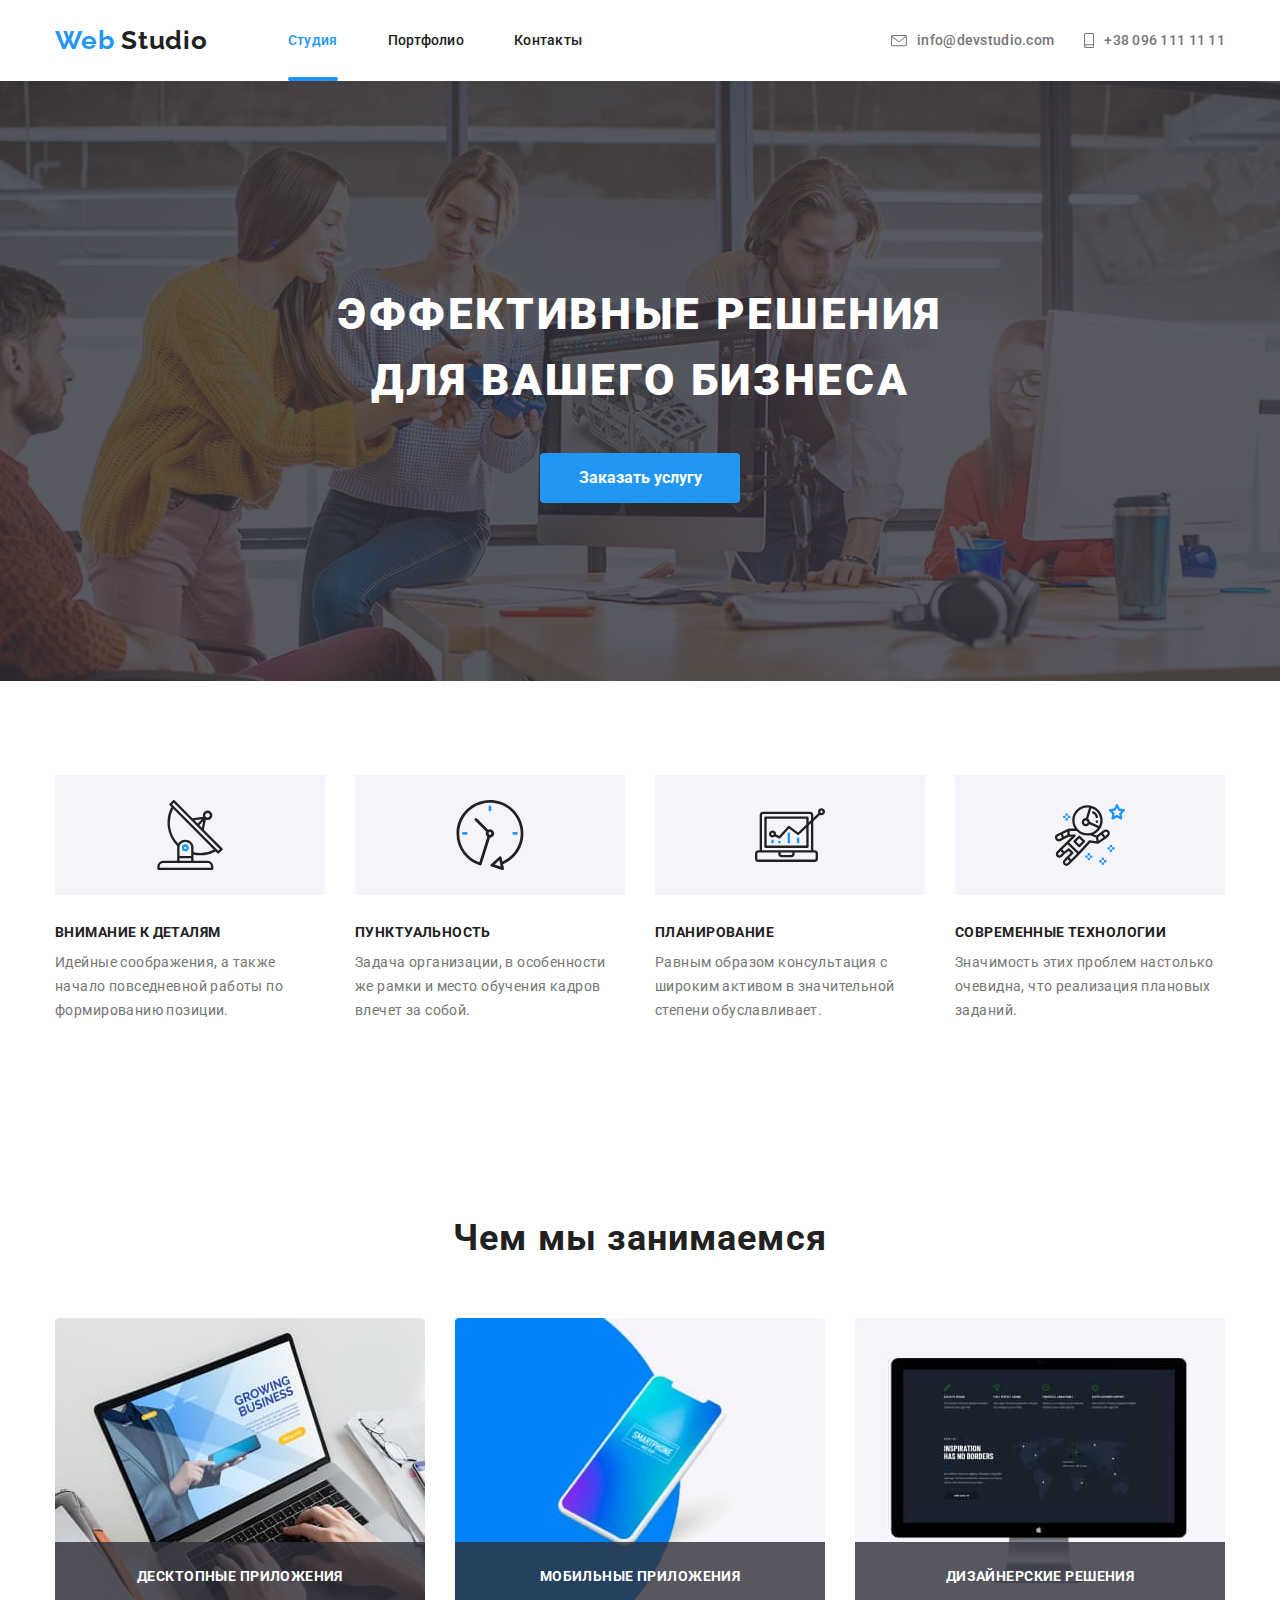
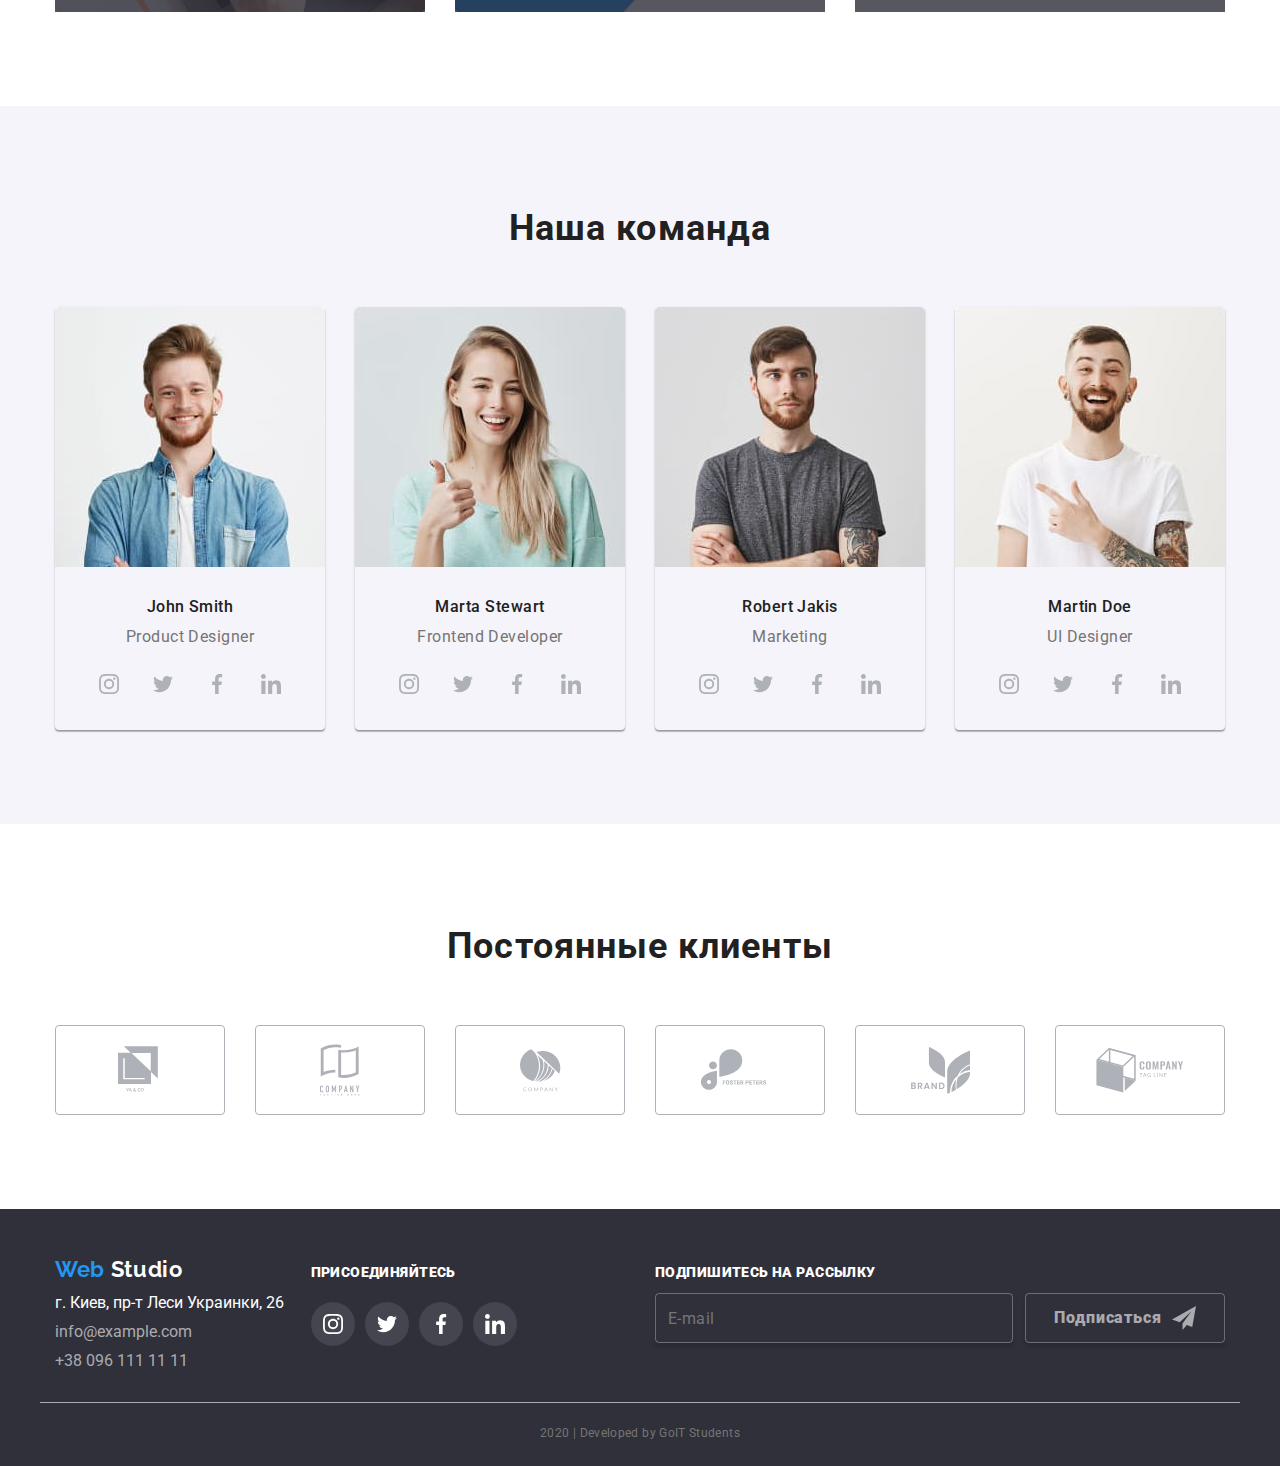
<file: index.html>
<!DOCTYPE html>
<html lang="ru">
  <head>
    <meta charset="UTF-8" />
    <meta name="viewport" content="width=device-width, initial-scale=1.0" />
    <title>Web Studio v.1</title>
    <link
      href="https://fonts.googleapis.com/css2?family=Raleway:wght@700&family=Roboto:wght@400;500;700;900&display=swap"
      rel="stylesheet"
    />
    <link rel="stylesheet" href="./css/common.css" />
    <link rel="stylesheet" href="./css/main.css" />
  </head>
  <body>
    <!-- header-conteiner -->
    <header>
      <div class="container">
        <div class="hed">
          <nav class="nav">
            <a class="header-logo" href="./index.html">
              Web <span>Studio</span></a
            >
            <ul class="site-nav list-rule">
              <li class="item">
                <a href="./index.html" class="link current">Студия</a>
              </li>
              <li class="item">
                <a href="./portfolio.html" class="link">Портфолио</a>
              </li>
              <li class="item"><a href="" class="link">Контакты </a></li>
            </ul>
          </nav>
          <ul class="link-nav list-rule">
            <li class="item-link">
              <a href="mailto:info@devstudio.com" class="link"
                ><svg class="nav-icon" width="16" height="12">
                  <use href="./images/symbol-defs.svg#envelope"></use>
                </svg>
                info@devstudio.com
              </a>
            </li>
            <li class="item-link">
              <a href="tel:+380961111111" class="link"
                ><svg class="nav-icon" width="10" height="15">
                  <use href="./images/symbol-defs.svg#smartphone"></use></svg
                >+38 096 111 11 11</a
              >
            </li>
          </ul>
        </div>
      </div>
    </header>
    <main>
      <section class="conteiner hero">
        <div class="hero-content">
          <h1 class="title-hero">ЭФФЕКТИВНЫЕ РЕШЕНИЯ ДЛЯ ВАШЕГО БИЗНЕСА</h1>
          <a href="" class="button hero-button">Заказать услугу</a>
        </div>
      </section>
      <!-- features-conteiner-->
      <section class="section">
        <div class="container">
          <h2 class="title visually-hidden">Features</h2>
          <ul class="features-list list-rule">
            <li class="item">
              <div class="features-link">
                <svg class="features-link-icon" width="70" height="70">
                  <use href="./images/symbol-defs.svg#antenna"></use>
                </svg>
              </div>
              <div class="features-description">
                <h3 class="title">ВНИМАНИЕ К ДЕТАЛЯМ</h3>
                <p class="text">
                  Идейные соображения, а также начало повседневной работы по
                  формированию позиции.
                </p>
              </div>
            </li>
            <li class="item">
              <div class="features-link">
                <svg class="features-link-icon" width="70" height="70">
                  <use href="./images/symbol-defs.svg#clock"></use>
                </svg>
              </div>
              <div class="features-description">
                <h3 class="title">ПУНКТУАЛЬНОСТЬ</h3>
                <p class="text">
                  Задача организации, в особенности же рамки и место обучения
                  кадров влечет за собой.
                </p>
              </div>
            </li>
            <li class="item">
              <div class="features-link">
                <svg class="features-link-icon" width="70" height="70">
                  <use href="./images/symbol-defs.svg#diagram"></use>
                </svg>
              </div>
              <div class="features-description">
                <h3 class="title">ПЛАНИРОВАНИЕ</h3>
                <p class="text">
                  Равным образом консультация с широким активом в значительной
                  степени обуславливает.
                </p>
              </div>
            </li>
            <li class="item">
              <div class="features-link">
                <svg class="features-link-icon" width="70" height="70">
                  <use href="./images/symbol-defs.svg#astronaut"></use>
                </svg>
              </div>
              <div class="features-description">
                <h3 class="title">СОВРЕМЕННЫЕ ТЕХНОЛОГИИ</h3>
                <p class="text">
                  Значимость этих проблем настолько очевидна, что реализация
                  плановых заданий.
                </p>
              </div>
            </li>
          </ul>
        </div>
      </section>
      <!-- what-we-do-conteiner -->
      <section class="section">
        <div class="container">
          <h2 class="title title-margin">Чем мы занимаемся</h2>
          <ul class="what-we-do-list list-rule">
            <li class="item">
              <div class="card">
                <img
                  class="image"
                  src="./images/what_we_do/desktop_logo.jpg"
                  alt="руки на клавиатуре ноутбука"
                  width="370"
                  height="294"
                />
                <h3 class="title title-card">ДЕСКТОПНЫЕ ПРИЛОЖЕНИЯ</h3>
              </div>
            </li>
            <li class="item">
              <div class="card">
                <img
                  class="image"
                  src="./images/what_we_do/apps_logo.jpg"
                  alt="фото смартфона"
                  width="370"
                  height="294"
                />
                <h3 class="title title-card">МОБИЛЬНЫЕ ПРИЛОЖЕНИЯ</h3>
              </div>
            </li>
            <li class="item">
              <div class="card">
                <img
                  class="image"
                  src="./images/what_we_do/design_logo.jpg"
                  alt="экран монитора"
                  width="370"
                  height="294"
                />
                <h3 class="title title-card">ДИЗАЙНЕРСКИЕ РЕШЕНИЯ</h3>
              </div>
            </li>
          </ul>
        </div>
      </section>
      <!-- our-team-conteiner -->
      <section class="section team">
        <div class="container">
          <h2 class="title title-margin">Наша команда</h2>
          <ul class="our-team-list list-rule">
            <li class="item">
              <img
                class="image"
                src="./images/team/img_john.jpg"
                width="270"
                height="260"
                alt="фото Джона"
              />
              <h3 class="title">John Smith</h3>
              <p class="text">Product Designer</p>
              <ul class="member-list list-rule">
                <li>
                  <a
                    href="https://instagram.com"
                    class="link"
                    aria-label="иконка Инстаграм"
                  >
                    <svg class="link-icon" widht="20" height="20">
                      <use href="./images/symbol-defs.svg#instagram"></use>
                    </svg>
                  </a>
                </li>
                <li>
                  <a
                    href="https://twitter.com"
                    class="link"
                    aria-label="иконка Твиттер"
                  >
                    <svg class="link-icon" widht="20" height="20">
                      <use href="./images/symbol-defs.svg#twitter"></use></svg
                  ></a>
                </li>
                <li>
                  <a
                    href="https://facebook.com"
                    class="link"
                    aria-label="иконка Фейсбук"
                  >
                    <svg class="link-icon" widht="20" height="20">
                      <use href="./images/symbol-defs.svg#facebook"></use>
                    </svg>
                  </a>
                </li>
                <li>
                  <a
                    href="https://linkedin.com"
                    class="link"
                    aria-label="иконка Линкедин"
                  >
                    <svg class="link-icon" widht="20" height="20">
                      <use href="./images/symbol-defs.svg#linkedin"></use>
                    </svg>
                  </a>
                </li>
              </ul>
            </li>
            <li class="item">
              <img
                class="image"
                src="./images/team/img_maria.jpg"
                width="270"
                height="260"
                alt="фото Марии"
              />
              <h3 class="title">Marta Stewart</h3>
              <p class="text">Frontend Developer</p>
              <ul class="member-list list-rule">
                <li>
                  <a
                    href="https://instagram.com"
                    class="link"
                    aria-label="иконка Инстаграм"
                  >
                    <svg class="link-icon" widht="20" height="20">
                      <use href="./images/symbol-defs.svg#instagram"></use>
                    </svg>
                  </a>
                </li>
                <li>
                  <a
                    href="https://twitter.com"
                    class="link"
                    aria-label="иконка Твиттер"
                  >
                    <svg class="link-icon" widht="20" height="20">
                      <use href="./images/symbol-defs.svg#twitter"></use></svg
                  ></a>
                </li>
                <li>
                  <a
                    href="https://facebook.com"
                    class="link"
                    aria-label="иконка Фейсбук"
                  >
                    <svg class="link-icon" widht="20" height="20">
                      <use href="./images/symbol-defs.svg#facebook"></use></svg
                  ></a>
                </li>
                <li>
                  <a
                    href="https://linkedin.com"
                    class="link"
                    aria-label="иконка Линкедин"
                  >
                    <svg class="link-icon" widht="20" height="20">
                      <use href="./images/symbol-defs.svg#linkedin"></use></svg
                  ></a>
                </li>
              </ul>
            </li>

            <li class="item">
              <img
                class="image"
                src="./images/team/img_robert.jpg"
                width="270"
                height="260"
                alt="фото Роберта"
              />
              <h3 class="title">Robert Jakis</h3>
              <p class="text">Marketing</p>
              <ul class="member-list list-rule">
                <li>
                  <a
                    href="https://instagram.com"
                    class="link"
                    aria-label="иконка Инстаграм"
                  >
                    <svg class="link-icon" widht="20" height="20">
                      <use href="./images/symbol-defs.svg#instagram"></use>
                    </svg>
                  </a>
                </li>
                <li>
                  <a
                    href="https://twitter.com"
                    class="link"
                    aria-label="иконка Твиттер"
                  >
                    <svg class="link-icon" widht="20" height="20">
                      <use href="./images/symbol-defs.svg#twitter"></use></svg
                  ></a>
                </li>
                <li>
                  <a
                    href="https://facebook.com"
                    class="link"
                    aria-label="иконка Фейсбук"
                  >
                    <svg class="link-icon" widht="20" height="20">
                      <use href="./images/symbol-defs.svg#facebook"></use></svg
                  ></a>
                </li>
                <li>
                  <a
                    href="https://linkedin.com"
                    class="link"
                    aria-label="иконка Линкедин"
                  >
                    <svg class="link-icon" widht="20" height="20">
                      <use href="./images/symbol-defs.svg#linkedin"></use></svg
                  ></a>
                </li>
              </ul>
            </li>

            <li class="item">
              <img
                class="image"
                src="./images/team/img_martin.jpg"
                width="270"
                height="260"
                alt="фото Мартина"
              />
              <h3 class="title">Martin Doe</h3>
              <p class="text">UI Designer</p>
              <ul class="member-list list-rule">
                <li>
                  <a
                    href="https://instagram.com"
                    class="link"
                    aria-label="иконка Инстаграм"
                  >
                    <svg class="link-icon" widht="20" height="20">
                      <use href="./images/symbol-defs.svg#instagram"></use>
                    </svg>
                  </a>
                </li>
                <li>
                  <a
                    href="https://twitter.com"
                    class="link"
                    aria-label="иконка Твиттер"
                  >
                    <svg class="link-icon" widht="20" height="20">
                      <use href="./images/symbol-defs.svg#twitter"></use></svg
                  ></a>
                </li>
                <li>
                  <a
                    href="https://facebook.com"
                    class="link"
                    aria-label="иконка Фейсбук"
                  >
                    <svg class="link-icon" widht="20" height="20">
                      <use href="./images/symbol-defs.svg#facebook"></use></svg
                  ></a>
                </li>
                <li>
                  <a
                    href="https://linkedin.com"
                    class="link"
                    aria-label="иконка Линкедин"
                  >
                    <svg class="link-icon" widht="20" height="20">
                      <use href="./images/symbol-defs.svg#linkedin"></use></svg
                  ></a>
                </li>
              </ul>
            </li>
          </ul>
        </div>
      </section>
      <!-- regular-clients-conteiner -->
      <section class="section">
        <div class="container">
          <h2 class="title client-title">Постоянные клиенты</h2>
          <ul class="regular-clients-list list-rule">
            <li class="item">
              <a href="" class="client-logo" aria-label="Клиент 1">
                <svg class="client-logo-icon" width="44" height="49">
                  <use href="./images/symbol-defs.svg#client1"></use>
                </svg>
              </a>
            </li>
            <li class="item">
              <a
                href=""
                class="client-logo client-logo--client2"
                aria-label="Клиент 2"
              >
                <svg class="client-logo-icon" width="40" height="52">
                  <use href="./images/symbol-defs.svg#client2"></use></svg
              ></a>
            </li>
            <li class="item">
              <a
                href=""
                class="client-logo client-logo--client3"
                aria-label="Клиент 3"
              >
                <svg class="client-logo-icon" width="41" height="43">
                  <use href="./images/symbol-defs.svg#client3"></use></svg
              ></a>
            </li>
            <li class="item">
              <a
                href=""
                class="client-logo client-logo--client4"
                aria-label="Клиент 4"
              >
                <svg class="client-logo-icon" width="78" height="42">
                  <use href="./images/symbol-defs.svg#client4"></use></svg
              ></a>
            </li>
            <li class="item">
              <a
                href=""
                class="client-logo client-logo--client5"
                aria-label="Клиент 5"
              >
                <svg class="client-logo-icon" width="59" height="47">
                  <use href="./images/symbol-defs.svg#client5"></use></svg
              ></a>
            </li>
            <li>
              <a
                href=""
                class="client-logo client-logo--client6"
                aria-label="Клиент 6"
              >
                <svg class="client-logo-icon" width="88" height="45">
                  <use href="./images/symbol-defs.svg#client6"></use></svg
              ></a>
            </li>
          </ul>
        </div>
      </section>
    </main>
    <!-- footer-conteiner -->
    <footer class="footer">
      <div class="container footer-flex">
        <div class="contacts">
          <a class="footer-logo" href="./index.html"
            >Web <span class="footer-logo-span">Studio</span></a
          >
          <h2 class="title foorter-title">Контакты</h2>

          <address>
            <a href="#" class="address">г. Киев, пр-т Леси Украинки, 26</a>
            <a href="mailto:info@example.com" class="link mail"
              >info@example.com</a
            >
            <a href="tel:+380961111111" class="link">+38 096 111 11 11</a>
          </address>
        </div>
        <div class="subscribe connect">
          <b> Присоединяйтесь</b>
          <ul class="footer-social list-rule">
            <li class="footer-social__item">
              <a
                href=""
                class="footer-social__link"
                aria-label="ссылка на Instagram"
              >
                <svg class="footer-social-icon" width="20" height="20">
                  <use href="./images/symbol-defs.svg#instagram"></use>
                </svg>
              </a>
            </li>
            <li class="footer-social__item">
              <a
                href=""
                class="footer-social__link"
                aria-label="ссылка на Twitter"
                ><svg class="footer-social-icon" width="20" height="20">
                  <use href="./images/symbol-defs.svg#twitter"></use></svg
              ></a>
            </li>
            <li class="footer-social__item">
              <a
                href=""
                class="footer-social__link"
                aria-label="ссылка на Facebook"
                ><svg class="footer-social-icon" width="20" height="20">
                  <use href="./images/symbol-defs.svg#facebook"></use></svg
              ></a>
            </li>
            <li class="footer-social__item">
              <a
                href=""
                class="footer-social__link"
                aria-label="ссылка на Linkedin"
                ><svg class="footer-social-icon" width="20" height="20">
                  <use href="./images/symbol-defs.svg#linkedin"></use></svg
              ></a>
            </li>
          </ul>
        </div>
        <div class="subscribe forma">
          <b>Подпишитесь на рассылку</b>
          <!-- <a href="" class="button primary">ПОДПИСАТЬСЯ</a> -->
          <form id="asd_subscribe_form" method="post" action="/">
            <ul class="forma-field list-rule">
              <li class="input-forma">
                <input
                  class="input-forma--inner"
                  type="text"
                  placeholder="E-mail"
                />
              </li>
              <li class="input-button">
                <button class="input-button--submit" type="submit">
                  <b>Подписаться</b>
                  <svg class="plane" width="24" height="24">
                    <use href="./images/symbol-defs.svg#icon-send"></use>
                  </svg>
                </button>
              </li>
            </ul>
          </form>
        </div>
      </div>
      <div class="container copyright">
        <p>2020 | Developed by GoIT Students</p>
      </div>
    </footer>
  </body>
</html>
</file>
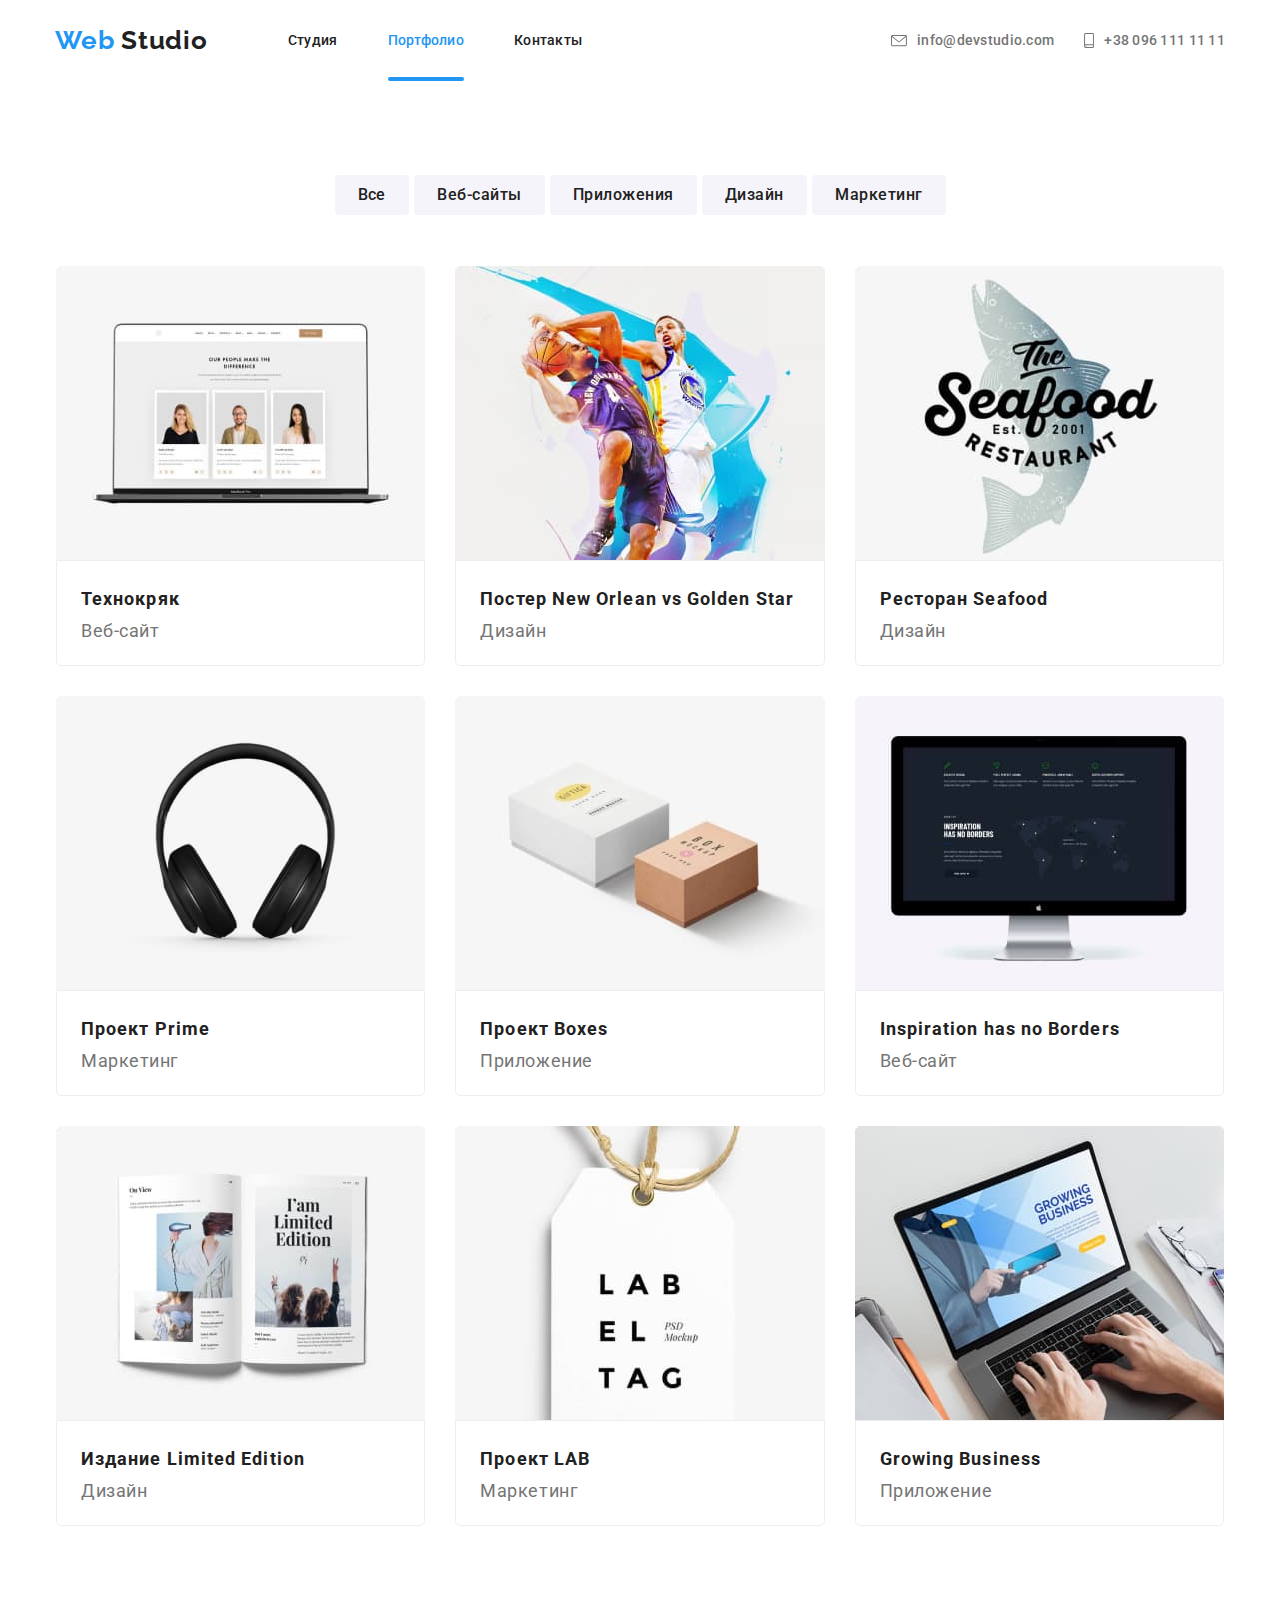
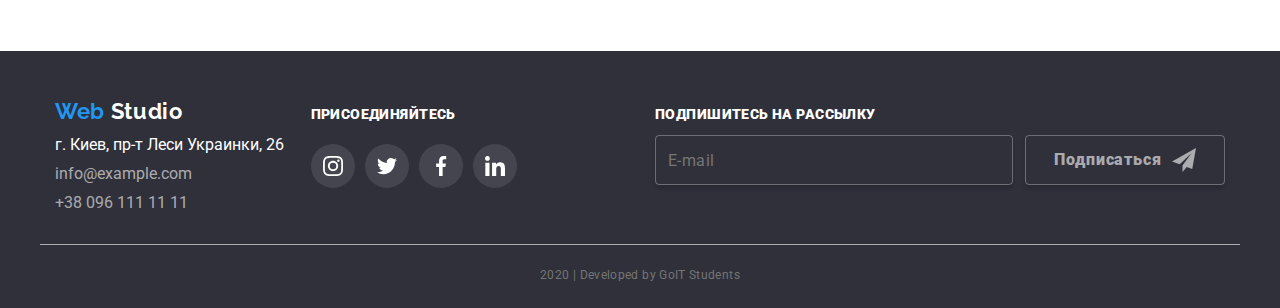
<file: portfolio.html>
<!DOCTYPE html>
<html lang="ru">
  <head>
    <meta charset="UTF-8" />
    <meta name="viewport" content="width=device-width, initial-scale=1.0" />
    <title>Portfolio</title>
    <link
      href="https://fonts.googleapis.com/css2?family=Raleway:wght@700&family=Roboto:wght@400;500;700;900&display=swap"
      rel="stylesheet"
    />

    <link rel="stylesheet" href="./css/common.css" />
    <link rel="stylesheet" href="./css/main.css" />
  </head>

  <body>
    <!-- header-conteiner -->
    <header>
      <div class="container">
        <div class="hed">
          <nav class="nav">
            <a class="header-logo" href="./index.html">
              Web <span>Studio</span></a
            >
            <ul class="site-nav list-rule">
              <li class="item">
                <a href="./index.html" class="link">Студия</a>
              </li>
              <li class="item">
                <a href="./portfolio.html" class="link current">Портфолио</a>
              </li>
              <li class="item"><a href="" class="link">Контакты </a></li>
            </ul>
          </nav>
          <ul class="link-nav list-rule">
            <li class="item-link">
              <a href="mailto:info@devstudio.com" class="link"
                ><svg class="nav-icon" width="16" height="12">
                  <use href="./images/symbol-defs.svg#envelope"></use>
                </svg>
                info@devstudio.com
              </a>
            </li>
            <li class="item-link">
              <a href="tel:+380961111111" class="link"
                ><svg class="nav-icon" width="10" height="15">
                  <use href="./images/symbol-defs.svg#smartphone"></use></svg
                >+38 096 111 11 11</a
              >
            </li>
          </ul>
        </div>
      </div>
    </header>
    <!-- main-conteiner -->
    <main>
      <section class="section">
        <div class="container">
          <h1 class="title visually-hidden">Портфолио</h1>
          <ul class="filtres list-rule">
            <li class="item">
              <button type="button" class="button">Все</button>
            </li>
            <li class="item">
              <button type="button" class="button">Веб-сайты</button>
            </li>
            <li class="item">
              <button type="button" class="button">Приложения</button>
            </li>
            <li class="item">
              <button type="button" class="button">Дизайн</button>
            </li>
            <li class="item">
              <button type="button" class="button">Маркетинг</button>
            </li>
          </ul>
          <ul class="work-list list-rule">
            <li class="item">
              <div class="card-description">
                <a href="">
                <img src="./images/portfolio/web-site-technokrack.jpg" alt="" width="370" height="294" />
                <p class="text text-descriprion">
                  Технокряк это современная площадка распространения
                  коронавируса. Компании используют эту платформу для
                  цифрового шпионажа и атак на защищённые сервера конкурентов.
                </p>
              </div>
                <div class="card-content">
                  <h2 class="title">Технокряк</h2>

                  <p class="text">Веб-сайт</p></a>
                </div>

            </li>
            <li class="item">
              <a href="">
                <img
                  src="./images/portfolio/designe-basketball.jpg"
                  alt=""
                  width="370"
                  height="294"
                />
                <div class="card-content">
                  <h2 class="title">Постер New Orlean vs Golden Star</h2>
                  <p class="text">Дизайн</p>
                </div>
              </a>
            </li>
            <li class="item">
              <a href="">
                <img
                  src="./images/portfolio/apps-seafood.jpg"
                  alt=""
                  width="370"
                  height="294"
                />
                <div class="card-content">
                  <h2 class="title">Ресторан Seafood</h2>
                  <p class="text">Дизайн</p>
                </div>
              </a>
            </li>
            <li class="item">
              <a href="">
                <img
                  src="./images/portfolio/marketing-prime.jpg"
                  alt=""
                  width="370"
                  height="294"
                />
                <div class="card-content">
                  <h2 class="title">Проект Prime</h2>
                  <p class="text">Маркетинг</p>
                </div>
              </a>
            </li>
            <li class="item">
              <a href="">
                <img
                  src="./images/portfolio/apps-boxes.jpg"
                  alt=""
                  width="370"
                  height="294"
                />
                <div class="card-content">
                  <h2 class="title">Проект Boxes</h2>
                  <p class="text">Приложение</p>
                </div>
              </a>
            </li>
            <li class="item">
              <a href="">
                <img
                  src="./images/portfolio/web-site-borders.jpg"
                  alt=""
                  width="370"
                  height="294"
                />
                <div class="card-content">
                  <h2 class="title">Inspiration has no Borders</h2>
                  <p class="text">Веб-сайт</p>
                </div>
              </a>
            </li>
            <li class="item">
              <a href="">
                <img
                  src="./images/portfolio/designe-le.jpg"
                  alt=""
                  width="370"
                  height="294"
                />
                <div class="card-content">
                  <h2 class="title">Издание Limited Edition</h2>
                  <p class="text">Дизайн</p>
                </div>
              </a>
            </li>
            <li class="item">
              <a href="">
                <img
                  src="./images/portfolio/marketing-lab.jpg"
                  alt=""
                  width="370"
                  height="294"
                />
                <div class="card-content">
                  <h2 class="title">Проект LAB</h2>
                  <p class="text">Маркетинг</p>
                </div>
              </a>
            </li>
            <li class="item">
              <a href="">
                <img
                  src="./images/portfolio/apps-growing.jpg"
                  alt=""
                  width="370"
                  height="294"
                />
                <div class="card-content">
                  <h2 class="title">Growing Business</h2>
                  <p class="text">Приложение</p>
                </div>
              </a>
            </li>
          </ul>
        </div>
      </section>
    </main>
    <!-- footer-conteiner -->
    <footer class="footer">
      <div class="container footer-flex">
        <div class="contacts">
          <a class="footer-logo" href="./index.html"
            >Web <span class="footer-logo-span">Studio</span></a
          >
          <h2 class="title foorter-title">Контакты</h2>

          <address>
            <a href="#" class="address">г. Киев, пр-т Леси Украинки, 26</a>
            <a href="mailto:info@example.com" class="link mail"
              >info@example.com</a
            >
            <a href="tel:+380961111111" class="link">+38 096 111 11 11</a>
          </address>
        </div>
        <div class="subscribe connect">
          <b> Присоединяйтесь</b>
          <ul class="footer-social list-rule">
            <li class="footer-social__item">
              <a href="" class="footer-social__link" aria-label="ссылка на Instagram">
                <svg class="footer-social-icon" width="20" height="20">
                  <use href="./images/symbol-defs.svg#instagram"></use>
                </svg>
              </a>
            </li>
            <li class="footer-social__item">
              <a href="" class="footer-social__link" aria-label="ссылка на Twitter"
                ><svg class="footer-social-icon" width="20" height="20">
                  <use href="./images/symbol-defs.svg#twitter"></use></svg
              ></a>
            </li>
            <li class="footer-social__item">
              <a href="" class="footer-social__link" aria-label="ссылка на Facebook"
                ><svg class="footer-social-icon" width="20" height="20">
                  <use href="./images/symbol-defs.svg#facebook"></use></svg
              ></a>
            </li>
            <li class="footer-social__item">
              <a href="" class="footer-social__link" aria-label="ссылка на Linkedin"
                ><svg class="footer-social-icon" width="20" height="20">
                  <use href="./images/symbol-defs.svg#linkedin"></use></svg
              ></a>
            </li>
          </ul>
        </div>
        <div class="subscribe forma">
          <b>Подпишитесь на рассылку</b>
          <!-- <a href="" class="button primary">ПОДПИСАТЬСЯ</a> -->
          <form id="asd_subscribe_form" method="post" action="/">
            <ul class="forma-field list-rule">
              <li class="input-forma">
                <input
                  class="input-forma--inner"
                  type="text"
                  placeholder="E-mail"
                />
              </li>
              <li class="input-button">
                <button class="input-button--submit" type="submit">
                  <b>Подписаться</b>
                  <svg class="plane" width="24" height="24">
                    <use href="./images/symbol-defs.svg#icon-send"></use>
                  </svg>
                </button>
              </li>
            </ul>
          </form>
        </div>
      </div>
      <div class="container copyright">
        <p>2020 | Developed by GoIT Students</p>
      </div>
    </footer>
  </body>
</html>
</file>
<file: css/common.css>
html {
  box-sizing: border-box;
}
*,
*::before,
*::after {
  padding: 0px;
  margin: 0px;
  box-sizing: inherit;
}
:root {
  --primaty-text-color: #212121;
  --secondary-text-color: #757575;
  --accent-color: #2196f3;
  --white-text-color: #ffffff;
  --secondary-white-color: rgba(255, 255, 255, 0.6);
}

body {
  margin: 0;
  background-color: #ffffff;
  color: var(--primaty-text-color);
  font-family: Roboto, serif;
}
body .list-rule {
  list-style: none;
}
body .link,
a {
  text-decoration: none;
}
/* утилиты */
.visually-hidden {
  border: 0;
  clip: rect(0 0 0 0);
  height: 1px;
  margin: -1px;
  overflow: hidden;
  padding: 0;
  position: absolute;
  width: 1px;
  white-space: nowrap;
}
.container {
  margin-left: auto;
  margin-right: auto;
  width: 1200px;
  padding-left: 15px;
  padding-right: 15px;
  /* outline: 2px  solid tomato; */
}
.list {
  padding: 0;
  margin: 0;
  list-style: none;
}
.title {
  margin: 0px;
  padding: 0px;
}
.button {
  cursor: pointer;
}
.no-padding {
  padding: 0;
  margin: 0;
}
img {
  display: block;
  max-width: auto;
}
.title-margin {
  margin-bottom: 50px;
}
/* header-css */
.header-logo {
  display: block;
  padding-top: 24px;
  padding-bottom: 25px;
  color: var(--accent-color);
  font-family: Raleway, serif;
  font-style: normal;
  font-weight: 700;
  font-size: 26px;
  line-height: 1.19;
  letter-spacing: 0.03em;
}
.header-logo span {
  color: var(--primaty-text-color);
}
.hed {
  display: flex;
  align-items: center;
  padding-left: 0px;
  margin-right: 0px;
  border-top: 1px solid var(--secondary-white-color);
}
.nav {
  display: flex;
}
.site-nav {
  display: flex;
  margin-left: 80px;
}
.site-nav .item + .item {
  margin-left: 50px;
}
.site-nav .link,
.link-nav .link {
  display: block;
  padding-top: 32px;
  padding-bottom: 32px;

  color: var(--primaty-text-color);
  font-weight: 500;
  font-size: 14px;
  line-height: 1.14;
  letter-spacing: 0.02em;
  transition: color 250ms cubic-bezier(0.4, 0, 0.2, 1);
}
.site-nav .link.current {
  position: relative;
  color: var(--accent-color);
}
.site-nav .link.current::after {
  position: absolute;
  content: '';
  height: 4px;
  left: 0;
  bottom: 0;
  width: 100%;
  background-color: currentColor;
  border-radius: 2px;
}
.item-link .link {
  display: flex;
  align-items: center;
  color: var(--secondary-text-color);
  transition: color 250ms cubic-bezier(0.4, 0, 0.2, 1);
}
.site-nav .link:hover,
.site-nav .link:focus,
.item-link .link:hover,
.item-link .link:focus {
  color: var(--accent-color);
}
.link-nav > .link {
  display: inline-block;
}
.link-nav {
  display: flex;
  align-items: center;
  margin-left: auto;
}
.link-nav .item-link + .item-link {
  margin-left: 30px;
}
/* --secondary-text-color  */
.nav-icon {
  display: inline-block;
  margin-right: 10px;

  fill: var(--secondary-text-color);
  transition: fill 250ms cubic-bezier(0.4, 0, 0.2, 1);
}
.link:hover > .nav-icon,
.link:focus > .nav-icon {
  fill: currentcolor;
}
/* footer css */
.footer {
  background-color: #2f303a;
  padding-top: 48px;
}
.footer-flex {
  display: flex;
  align-items: baseline;
  justify-content: space-between;
}

.foorter-title {
  display: none;
}
.footer-logo {
  display: block;
  margin-bottom: 10px;
  color: var(--accent-color);
  font-family: Raleway, serif;
  font-weight: 700;
  font-size: 22px;
  line-height: 1.18;
  letter-spacing: 0.03em;
}
.footer-logo-span {
  color: var(--white-text-color);
}
.footer-social {
  display: flex;
  padding-top: 21px;
  padding-bottom: 56px;
}
.footer-social__item {
  display: flex;
  margin-right: 10px;
}
.footer-social__link {
  display: flex;
  justify-content: center;
  align-items: center;
  width: 44px;
  height: 44px;
  border-radius: 50%;
  background-size: 20px;
  background-repeat: no-repeat;
  background-position: center;
  background-color: rgba(255, 255, 255, 10%);
  transition: background-color 250ms cubic-bezier(0.4, 0, 0.2, 1);
}
.footer-social__link:last-child {
  margin-right: 0px;
}
.footer-social__link:hover,
.footer-social__link:focus {
  background-color: var(--accent-color);
}
.footer-social-icon {
  display: inline-block;
  fill: var(--white-text-color);
}
.contacts a {
  display: inline-block;
  font-style: normal;
}
.contacts .address {
  display: block;
  margin-bottom: 10px;
  color: var(--white-text-color);
}
.contacts > address {
  padding-bottom: 28px;
}
.mail {
  display: block;
  margin-bottom: 10px;
}
.contacts .link {
  display: block;
  color: var(--secondary-white-color);
}
.connect {
  display: flex;
  flex-direction: column;
}
/* css для формі подписки */
.forma {
  display: flex;
  flex-direction: column;
  margin-left: 102px;
}
.forma-field {
  display: flex;
  margin-top: 12px;
}
.input-forma {
  margin-right: 12px;
  display: flex;
}
.input-button {
  display: flex;
}
.input-forma--inner {
  padding: 18px 12px;
  width: 358px;
  height: 50px;
  font-family: inherit;
  font-style: normal;
  font-weight: 400;
  color: var(--secondary-white-color);
  font-size: 16px;
  line-height: 1.9;
  letter-spacing: 0.03em;
  box-sizing: border-box;
  border: 1px solid rgba(255, 255, 255, 0.3);
  box-shadow: 0px 4px 4px rgba(0, 0, 0, 0.15);
  border-radius: 4px;
  background-color: rgba(255, 255, 255, 0);
}
.input-button--submit {
  display: flex;
  align-items: center;
  justify-content: center;
  margin-left: auto;
  margin-right: auto;
  width: 200px;
  height: 50px;
  box-sizing: border-box;
  border: 1px solid rgba(255, 255, 255, 0.3);
  box-shadow: 0px 4px 4px rgba(0, 0, 0, 0.15);
  border-radius: 4px;
  font-weight: 900;
  font-family: inherit;
  font-size: 16px;
  line-height: 1.9;
  letter-spacing: 0.06em;
  background-color: rgba(255, 255, 255, 0);
  color: var(--secondary-white-color);
}
.input-button--submit:hover,
.input-button--submit:focus {
  background-color: var(--accent-color);
  color: var(--white-text-color);
  transition: background-color 250ms cubic-bezier(0.4, 0, 0.2, 1),
    color 250ms cubic-bezier(0.4, 0, 0.2, 1);
}
.plane {
  fill: var(--secondary-white-color);
  margin-left: 10px;
  transition: fill 250ms cubic-bezier(0.4, 0, 0.2, 1);
}
.input-button--submit:hover > .plane,
.input-button--submit:focus > .plane {
  fill: #ffffff;
}
.subscribe {
  display: flex;
  color: var(--white-text-color);
  font-weight: 700;
  font-size: 14px;
  line-height: 1.14;
  letter-spacing: 0.03em;
  text-transform: uppercase;
}
.copyright {
  padding-top: 18px;
  padding-bottom: 21px;
  border-top: 1px solid var(--secondary-white-color);
  color: var(--secondary-text-color);
  font-size: 12px;
  line-height: 2;
  text-align: center;
  letter-spacing: 0.03em;
}
</file>
<file: css/main.css>
/* палитра основной черный #212121
вторичный черный #757575
основной белый #FFFFFF
вторичный белый rgba(255, 255, 255, 0.6);
акцент #2196f3
*/
/* css для index.html */
/* hero css */
.hero {
  display: flex;
  justify-content: center;
  align-items: center;
  max-width: 1600px;
  height: 600px;
  margin-left: auto;
  margin-right: auto;
  background-image: linear-gradient(
      to right,
      rgba(47, 48, 58, 0.8),
      rgba(47, 48, 58, 0.8)
    ),
    url(../images/hero/hero.jpg);

  background-repeat: no-repeat;
  background-position: center;
  background-size: cover;
}
.hero-content {
  max-width: 696px;
  height: 200px;
  display: flex;
  text-align: center;
  flex-direction: column;
}
.hero .title-hero {
  margin-top: 0;
  margin-bottom: 40px;
  font-weight: 900;
  font-size: 44px;
  line-height: 1.5;
  letter-spacing: 0.06em;
  text-transform: uppercase;
  color: var(--white-text-color);
}

/* css для всех секций */
.section {
  padding-top: 94px;
  padding-bottom: 94px;
}
.section.no-padding {
  padding-top: 0;
  padding-bottom: 0;
}
.section .title {
  font-weight: 700;
  font-size: 36px;
  line-height: 1.6;
  text-align: center;
  letter-spacing: 0.03em;
}

/* css для наши преишущества */

.features-list,
.what-we-do-list,
.our-team-list,
.regular-clients-list {
  display: flex;
  align-items: center;
  padding: 0px;
}

.features-list .item + .item {
  margin-left: 30px;
}
.features-list .item {
  display: flex;
  flex-direction: column;
  width: 278px;
}
.features-link {
  display: flex;
  justify-content: center;
  align-items: center;
  margin-bottom: 30px;
  background-color: #f5f4fa;
  width: 270px;
  height: 120px;
}
.features-list .title {
  margin-bottom: 10px;
  font-weight: 700;
  font-size: 14px;
  line-height: 1.14;
  text-align: left;
  letter-spacing: 0.03em;
  text-transform: uppercase;
}
.features-list .text {
  color: var(--secondary-text-color);
  font-weight: 400;
  font-size: 14px;
  line-height: 1.7;
  letter-spacing: 0.03em;
}
/* css для чем мы занимаемся */
.section .what-we-do-list .title {
  padding-top: 27px;
  padding-bottom: 27px;
  color: var(--white-text-color);
  /* фон для того чтобы было видно текст */
  background-color: rgba(47, 48, 58, 0.8);
  font-weight: 700;
  font-size: 14px;
  line-height: 1.14;
  text-align: center;
  letter-spacing: 0.03em;
  text-transform: uppercase;
}
.what-we-do-list .card {
  position: relative;
}
.what-we-do-list .card > .title-card {
  position: absolute;
  left: 0;
  bottom: 0;
  width: 100%;
}
.what-we-do-list .item {
  width: 380px;
}
.what-we-do-list .item + .item {
  margin-left: 30px;
}
.what-we-do-list .image {
  display: block;
}
/* css для наша команда */
.team {
  background-color: #f5f4fa;
}
.our-team-list .item + .item {
  margin-left: 30px;
}
.our-team-list .item {
  display: flex;
  flex-direction: column;
  overflow: hidden;
  padding-bottom: 24px;
  border-radius: 4px;
  width: 278px;
  box-shadow: 0px 2px 1px rgba(0, 0, 0, 0.2), 0px 1px 1px rgba(0, 0, 0, 0.14),
    0px 1px 3px rgba(0, 0, 0, 0.12);
}
.our-team-list .image {
  display: block;
  margin-bottom: 30px;
  border-bottom-left-radius: 0;
  border-bottom-right-radius: 0;
}
.our-team-list .title {
  margin-bottom: 10px;
  font-weight: 500;
  font-size: 16px;
  line-height: 1.19;
  text-align: center;
  letter-spacing: 0.03em;
}
.our-team-list .text {
  margin-bottom: 16px;
  color: var(--secondary-text-color);
  font-size: 16px;
  line-height: 1.19;
  text-align: center;
  letter-spacing: 0.03em;
}
.member-list {
  display: flex;
  margin-right: auto;
  margin-left: auto;
  width: 207px;
  height: 44px;
}

.member-list .link {
  display: flex;
  align-items: center;
  margin-right: 10px;
  width: 44px;
  height: 44px;
  border-radius: 50%;
  background-size: 20px;
  background-repeat: no-repeat;
  background-position: center;
  transition: background-color 250ms cubic-bezier(0.4, 0, 0.2, 1);
}
.member-list .link > .link-icon {
  display: inline-block;
  fill: #afb1b8;
  transition: fill 250ms cubic-bezier(0.4, 0, 0.2, 1);
}
.member-list .link:hover > .link-icon,
.member-list .link:focus > .link-icon {
  fill: var(--white-text-color);
}
.member-list .link:hover,
.member-list .link:focus {
  background-color: var(--accent-color);
}
/* css для постоянные клиенты */
.regular-clients-list {
  display: flex;
  justify-content: space-between;
}
.client-title {
  margin-bottom: 50px;
}
/* .regular-clients .item + .item {
  margin-left: 30px;
} */
.regular-clients .item {
  width: 175px;
}
.regular-clients .title {
  color: var(--primaty-text-color);
}
/*  */
.client-logo {
  display: flex;
  justify-content: center;
  align-items: center;
  width: 170px;
  height: 90px;
  border: 1px solid #afb1b8;
  box-sizing: border-box;
  border-radius: 4px;
  background-repeat: no-repeat;
  background-position: center;
  transition: border 250ms cubic-bezier(0.4, 0, 0.2, 1);
}
.client-logo:hover,
.client-logo:focus {
  border: 1px solid var(--accent-color);
}
.client-logo-icon {
  display: inline-block;
  fill: #afb1b8;
  transition: fill 250ms cubic-bezier(0.4, 0, 0.2, 1);
}
.client-logo:hover > .client-logo-icon,
.client-logo:focus > .client-logo-icon {
  fill: var(--accent-color);
}

/* button */
.button.hero-button {
  display: block;
  margin-left: auto;
  margin-right: auto;
  min-width: 200px;
  padding: 10px 32px;
  border-radius: 4px;
  font-family: inherit;
  font-weight: 700;
  font-size: 16px;
  line-height: 1.9;
  color: var(--white-text-color);
  background-color: var(--accent-color);
}
.button.primary {
  font-family: inherit;
  font-weight: 700;
  font-size: 16px;
  line-height: 1.9;
  color: var(--white-text-color);
  background-color: var(--accent-color);
}
/* css для portfolio.html */
/* css для радио-кнопок */
.filtres {
  display: flex;
  justify-content: space-between;
  align-items: center;
  margin-left: auto;
  margin-right: auto;
  margin-bottom: 50px;
  width: 641px;
  padding-left: 15px;
  padding-right: 15px;
  /* outline: 2px solid tomato; */
}

.filtres .button {
  display: block;
  border: 1px solid transparent;
  border-radius: 4px;
  padding: 6px 22px;
  min-width: 73px;
  font-family: inherit;
  color: var(--primaty-text-color);
  background-color: #f5f4fa;
  font-weight: 500;
  font-size: 16px;
  line-height: 1.62;
  text-align: center;
  letter-spacing: 0.03em;
  transition: background-color 250ms cubic-bezier(0.4, 0, 0.2, 1),
    color 250ms cubic-bezier(0.4, 0, 0.2, 1);
}
.filtres .button:hover,
.filtres .button:focus {
  color: var(--white-text-color);
  background-color: var(--accent-color);
}
/* css для примеров работ */
.work-list {
  display: flex;
  flex-wrap: wrap;
  border: 1px solid transparent;
  border-radius: 5px;
}
.work-list .item {
  width: calc((100% - 60px) / 3);
  margin-right: 30px;
  margin-bottom: 30px;
  border-top-left-radius: 5px;
  border-top-right-radius: 5px;
  overflow: hidden;
}
.work-list .item:nth-child(3n) {
  margin-right: 0;
}
.work-list .item:hover,
.work-list .item:focus
/* .work-list .item:hover .text.text-descriprion,
.work-list .item:focus .text.text-descriprion,
.work-list .item:hover > .card-description::before,
.work-list .item:focus > .card-description::before  */ {
  box-shadow: 1px 4px 6px rgba(0, 0, 0, 0.16), 0px 4px 4px rgba(0, 0, 0, 0.06),
    0px 1px 1px rgba(0, 0, 0, 0.12);
}
.card-content {
  padding-left: 24px;
  padding-right: 24px;
  padding-top: 20px;
  padding-bottom: 20px;
  border: 1px solid #eeeeee;
  box-sizing: border-box;
  border-bottom-left-radius: 5px;
  border-bottom-right-radius: 5px;
}
.work-list .title {
  font-weight: 700;
  font-size: 18px;
  text-align: left;
  line-height: 2;
  letter-spacing: 0.06em;
  color: var(--primaty-text-color);
}
.work-list .text {
  font-weight: 400;
  font-size: 18px;
  line-height: 1.56;
  letter-spacing: 0.03em;
  color: var(--secondary-text-color);
}

.card-description {
  position: relative;
  overflow: hidden;
}
.text-descriprion {
  position: absolute;
  top: 0;
  left: 0;
  padding: 63px 24px;
  width: 100%;
  height: 100%;
  transform: translateY(100%);
  opacity: 0;
  transition: transform 250ms cubic-bezier(0.4, 0, 0.2, 1),
    color 250ms cubic-bezier(0.4, 0, 0.2, 1);
  background-color: rgba(33, 150, 243, 0.9);
}

.work-list .item:hover .text-descriprion,
.work-list .item:focus .text-descriprion {
  color: var(--white-text-color);
  transform: translateY(0);
  opacity: 1;
}
</file>
